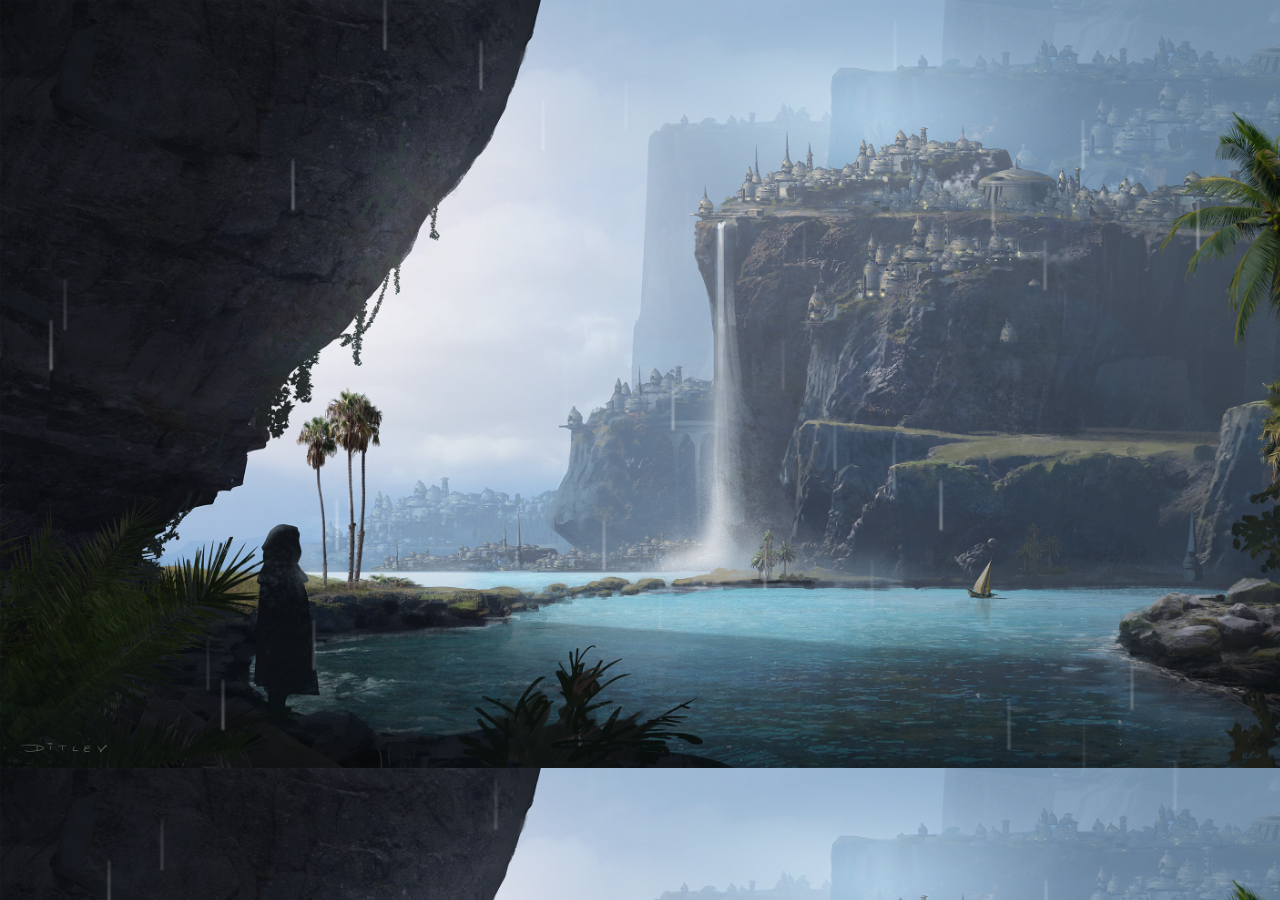
<file: 下雨效果/index.html>
<!DOCTYPE html>
<html lang="en">
<head>
  <meta charset="UTF-8">
  <meta http-equiv="X-UA-Compatible" content="IE=edge">
  <meta name="viewport" content="width=device-width, initial-scale=1.0">
  <title>Document</title>
  <link rel="stylesheet" href="./index.css">
</head>
<body>
  
</body>
<script src="./index.js"></script>
</html>
</file>
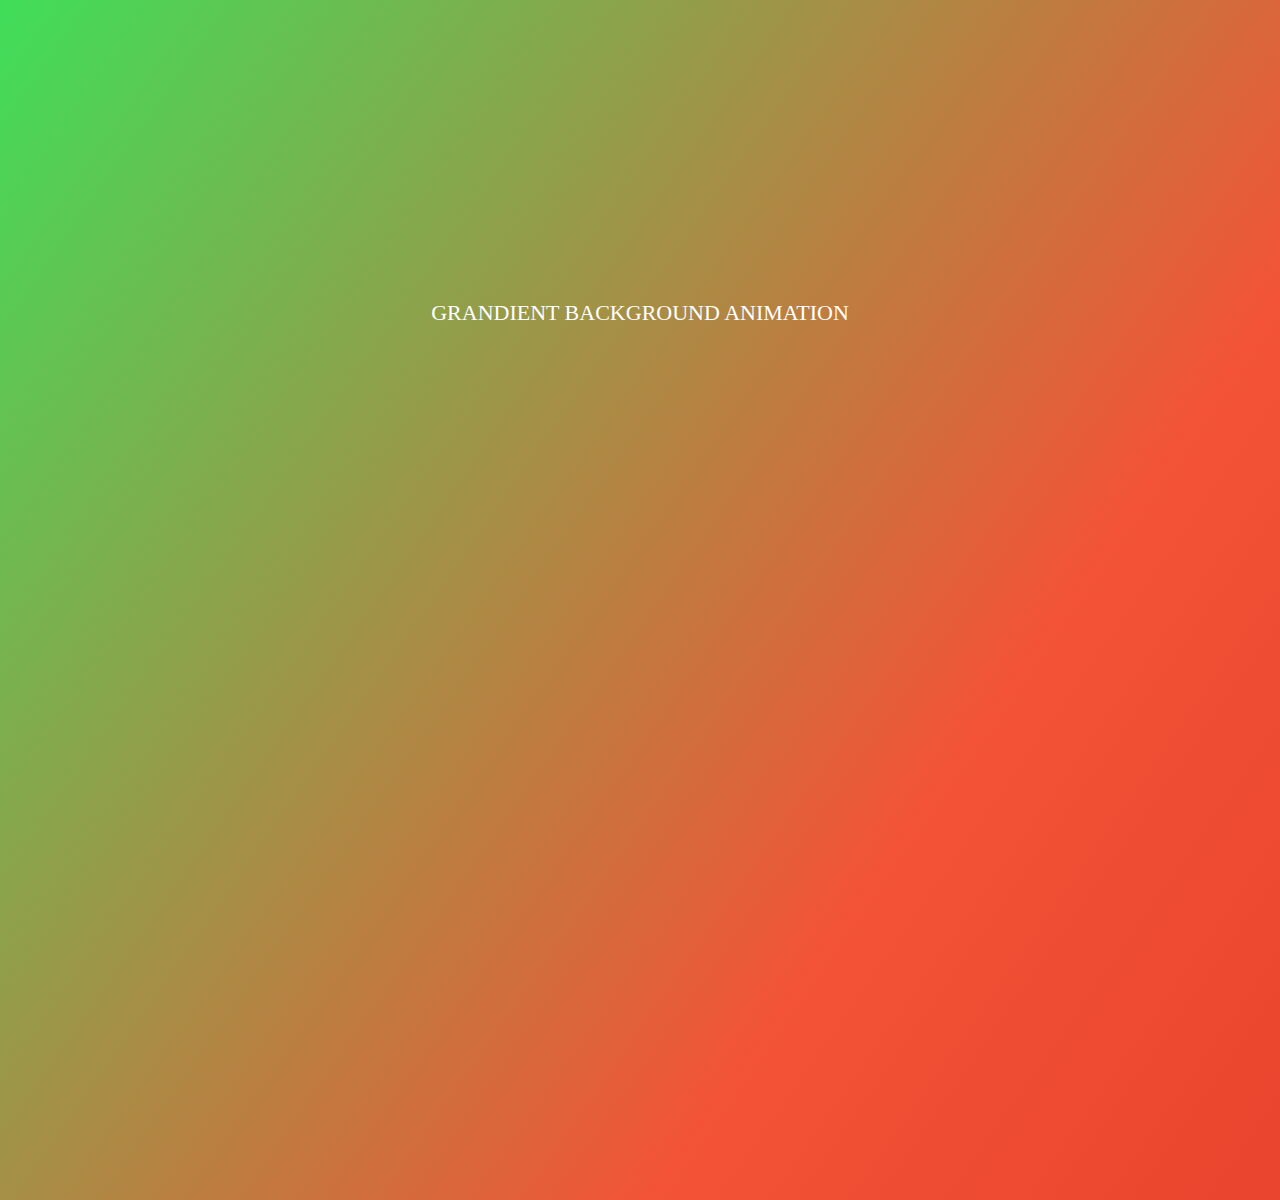
<file: 不停渐变背景/index.html>
<!DOCTYPE html>
<html lang="en">
<head>
  <meta charset="UTF-8">
  <meta http-equiv="X-UA-Compatible" content="IE=edge">
  <meta name="viewport" content="width=device-width, initial-scale=1.0">
  <title>背景渐变</title>
  <link rel="stylesheet" href="./index.css">
</head>
<body>
  <div class="text">
    Grandient Background Animation
  </div>
</body>
</html>
</file>
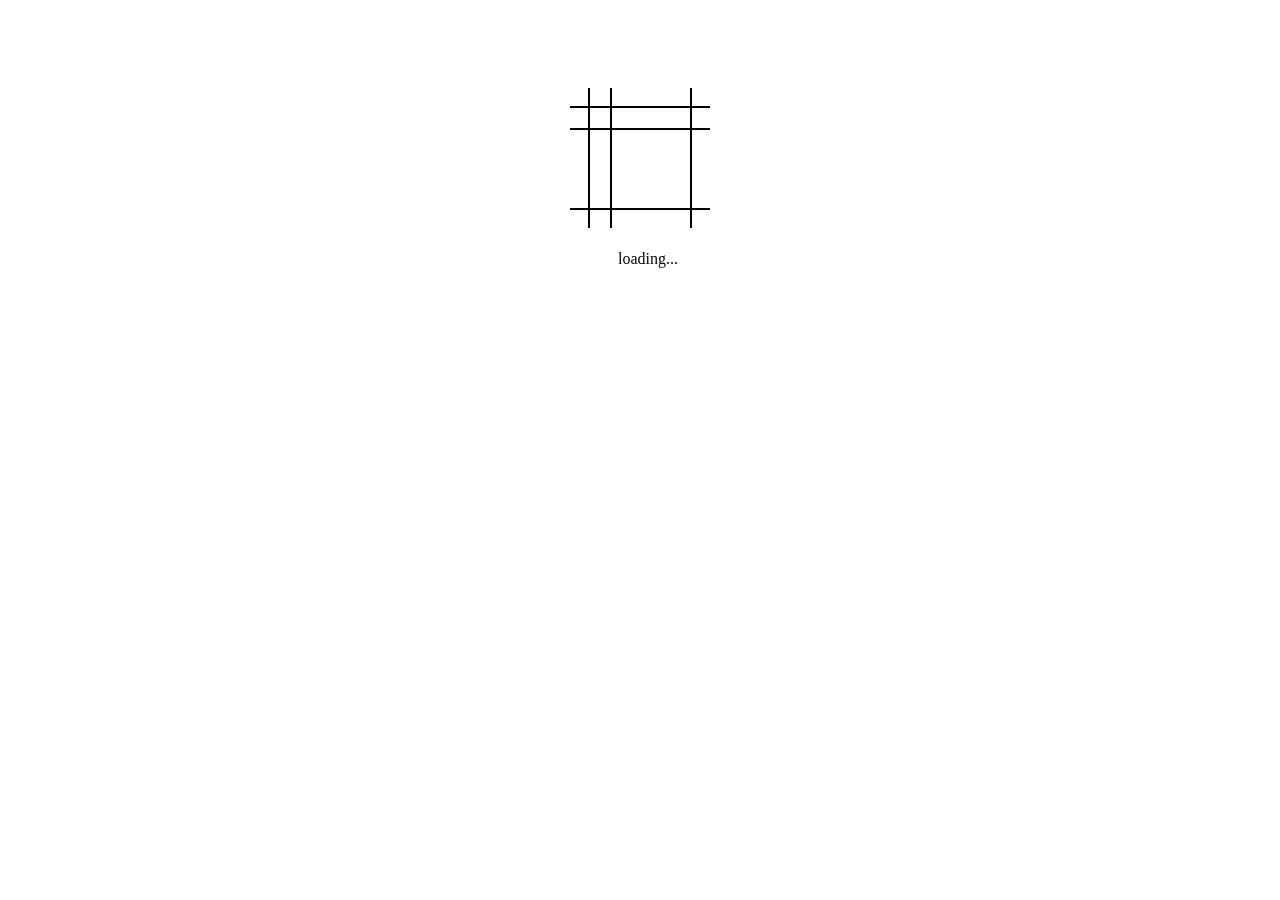
<file: 几何框加载页面/index.html>
<!DOCTYPE html>
<html lang="en">
<head>
  <meta charset="UTF-8">
  <meta http-equiv="X-UA-Compatible" content="IE=edge">
  <meta name="viewport" content="width=device-width, initial-scale=1.0">
  <title>Document</title>
  <link rel="stylesheet" href="./index.css" type="text/css">
</head>
<body>
  <div class="anima_box">
    <div class="anima_point_1"></div>
    <div class="anima_point_2"></div>
    <div class="anima_point_3"></div>
    <div class="anima_point_4"></div>
    <div class="anima_point_5"></div>
    <div class="anima_point_6"></div>
    <div class="anima_point_7"></div>
    <div class="anima_point_8"></div>
  </div>
  <div class="loading_text">loading...</div>
</body>
</html>
</file>
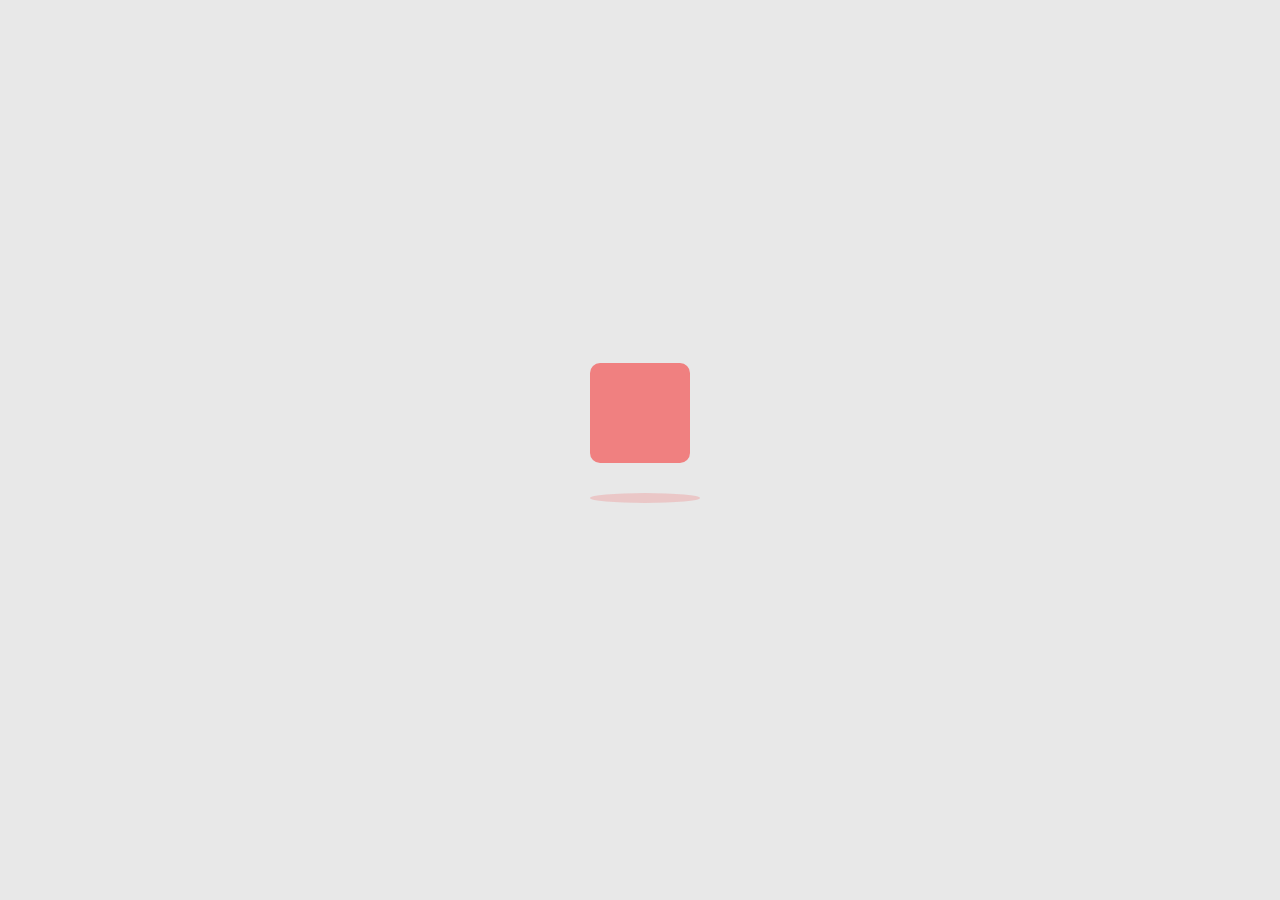
<file: 弹跳方块/index.html>
<!DOCTYPE html>
<html lang="en">
<head>
  <meta charset="UTF-8">
  <meta http-equiv="X-UA-Compatible" content="IE=edge">
  <meta name="viewport" content="width=device-width, initial-scale=1.0">
  <title>Document</title>
  <link rel="stylesheet" href="./index.css">
</head>
<body>
  <div class="loader"></div>
</body>
</html>
</file>
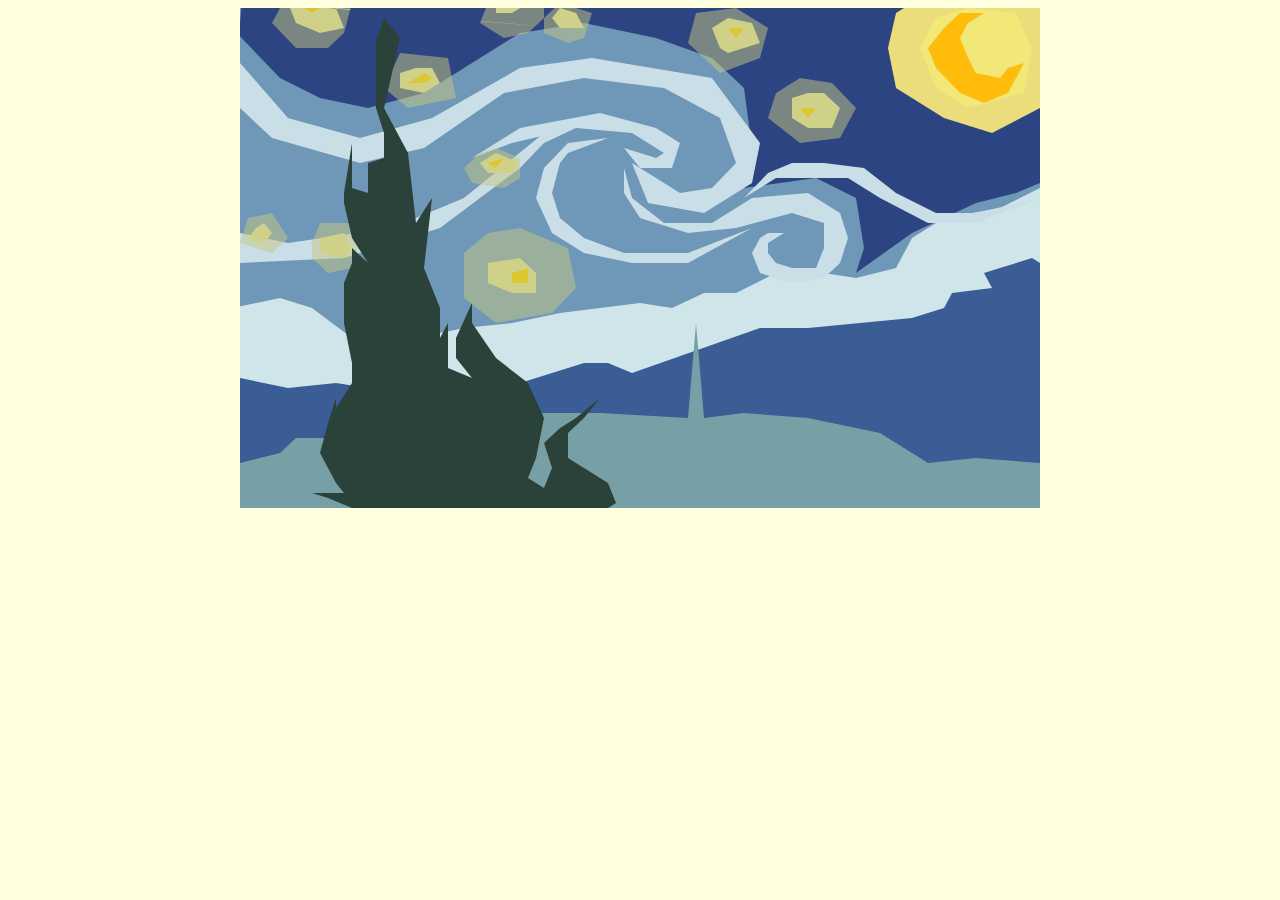
<file: 星月夜/index.html>
<!DOCTYPE html>
<html lang="en">
<head>
  <meta charset="UTF-8">
  <meta http-equiv="X-UA-Compatible" content="IE=edge">
  <meta name="viewport" content="width=device-width, initial-scale=1.0">
  <title>Document</title>
  <link rel="stylesheet" href="./index.css">
</head>
<body>
  <div class="TheStarryNight">
    <div class="sky"></div>
    <div class="moon"></div>
    <div class="background"></div>
    <div class="cloud1"></div>
    <div class="cloud2"></div>
    <div class="cloud3"></div>
    <div class="cloud4"></div>
    <div class="cloud5"></div>
    <div class="cloud6"></div>
    <div class="stars"></div>
    <div class="tree"></div>
</div>
</body>
</html>
</file>
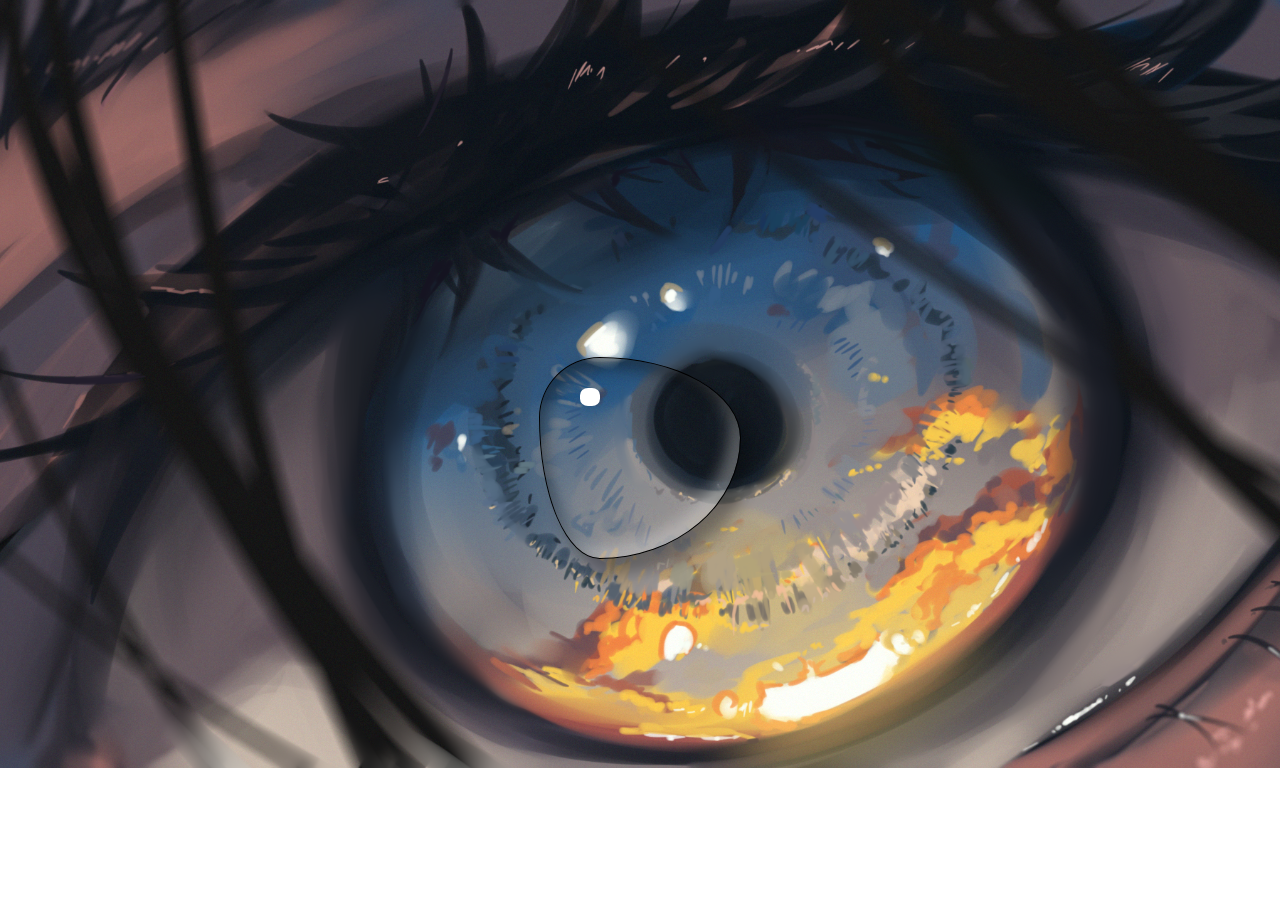
<file: 水珠效果/index.html>
<!DOCTYPE html>
<html lang="en">
<head>
  <meta charset="UTF-8">
  <meta http-equiv="X-UA-Compatible" content="IE=edge">
  <meta name="viewport" content="width=device-width, initial-scale=1.0">
  <title>水珠效果</title>
</head>
<style>
  body{
    background: url(./image/image.png) no-repeat  ;
    display: flex;
    height: 100vh;
  }
  div{
    position: relative;
    margin: auto;
    width: 200px;
    height: 200px;
    border: 1px solid #000;
    border-radius: 30% 70% 70% 30% / 30% 40% 60% 70%;
    box-shadow: inset 5px 10px 15px rgba(0, 0, 0, .4),  /* 内部阴影 */
    10px 15px 15px rgba(0, 0, 0, .3),   /* 外部阴影 */
    15px 15px 15px rgba(0, 0, 0, .03),
    inset -10px -10px 15px rgba(225, 225, 225, .38);
    animation:  move 3s linear infinite forwards;
    transition: 2s;
  }
  div::after{
    content: "";
    position: absolute;
    width: 20px;
    height: 18px;
    border-radius: 40%;
    background-color: #fff;
    top: 30px;
    left: 40px;
  }
  @keyframes move {
    30%{
      border-radius: 30% 70% 36% 64% / 30% 52% 48% 70%  ;
    }
    60%{
      border-radius:30% 70% 61% 39% / 30% 52% 48% 70%   ;
    }
  }
</style>
<body>
  <div></div>
</body>
</html>
</file>
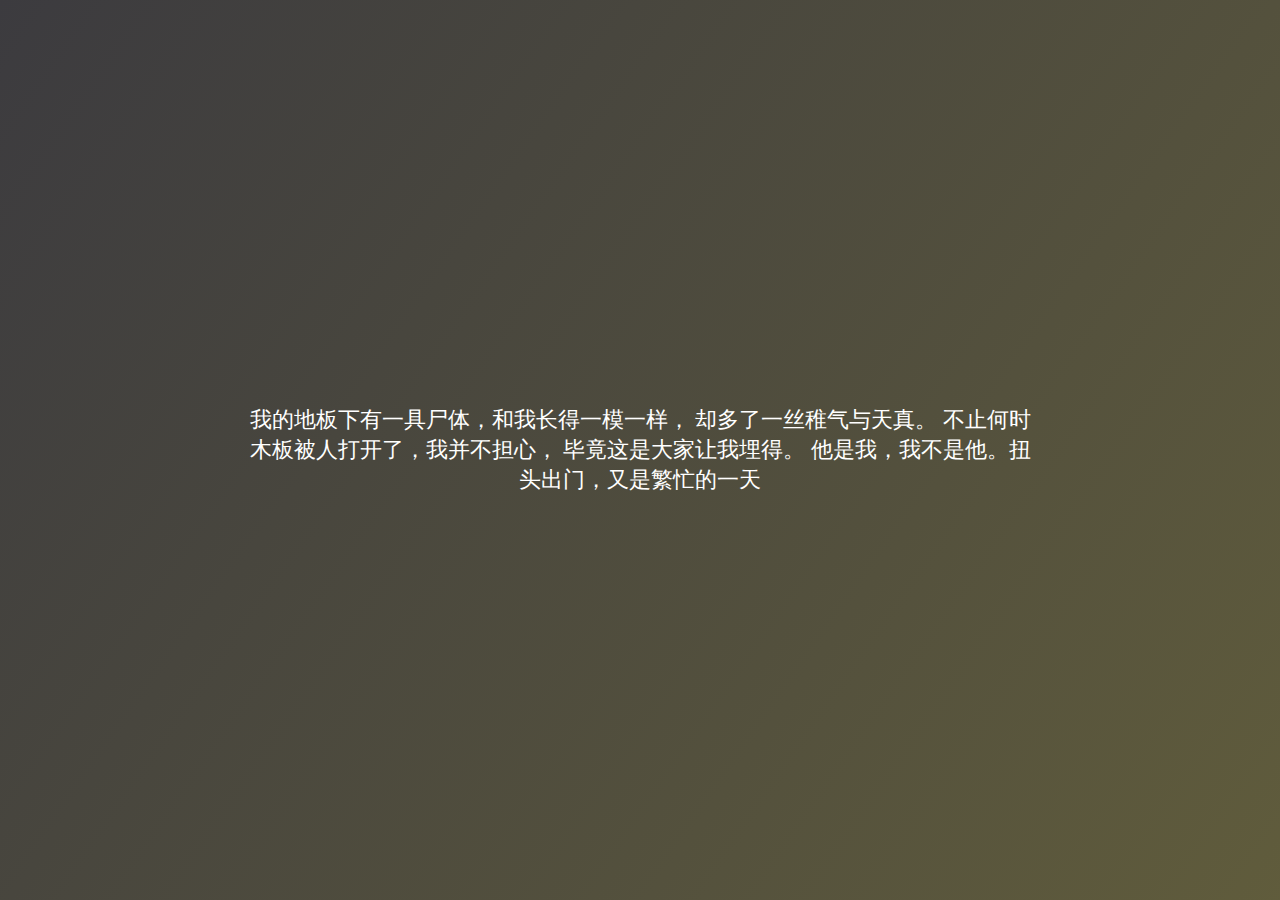
<file: 烟雾文字效果/index.html>
<!DOCTYPE html>
<html lang="en">
<head>
  <meta charset="UTF-8">
  <meta http-equiv="X-UA-Compatible" content="IE=edge">
  <meta name="viewport" content="width=device-width, initial-scale=1.0">
  <title>烟雾文字</title>
  <link rel="stylesheet" href="./index.css">
</head>
<body>
  <section>
    <p class="text">
      我的地板下有一具尸体，和我长得一模一样，
      <br>却多了一丝稚气与天真。
      <br>不止何时木板被人打开了，我并不担心，
      <br>毕竟这是大家让我埋得。
      <br>他是我，我不是他。扭头出门，又是繁忙的一天
    </p>
  </section>
</body>
<script src="./index.js"></script>
</html>
</file>
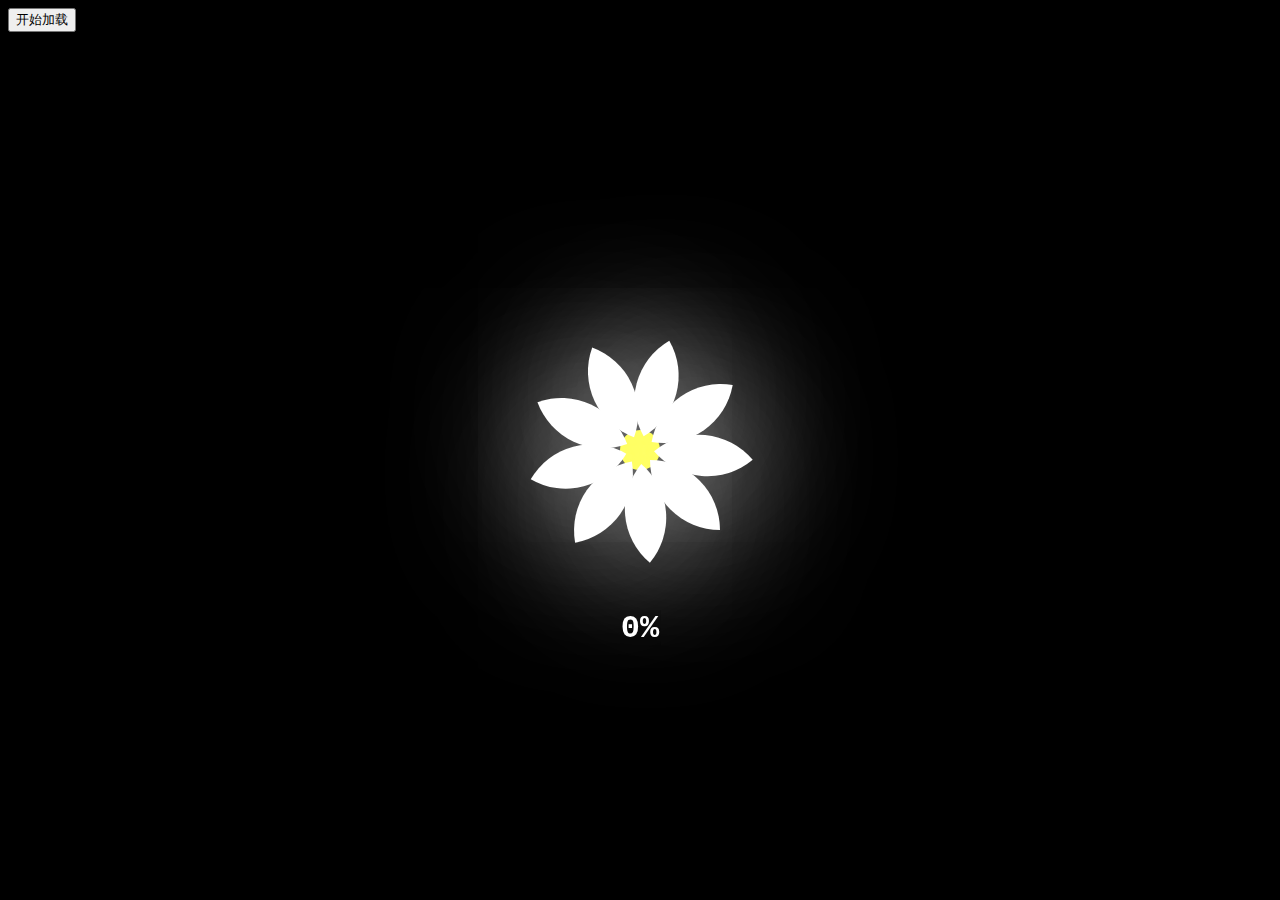
<file: 雏菊绽放动态效果/index.html>
<!DOCTYPE html>
<html lang="en">
<head>
  <meta charset="UTF-8">
  <meta http-equiv="X-UA-Compatible" content="IE=edge">
  <meta name="viewport" content="width=device-width, initial-scale=1.0">
  <title>Document</title>
  <link rel="stylesheet" href="./index.css">
  <script src="https://cdn.bootcdn.net/ajax/libs/jquery/3.6.0/jquery.min.js"></script>
</head>
<body>
  <div class="flowerBox">
    <div class="flower"> 
    </div>
  </div>
  <div id="controlButton">
    <button>开始加载</button>
</div>
</body>
<script src="./index.js"></script>
</html>
</file>
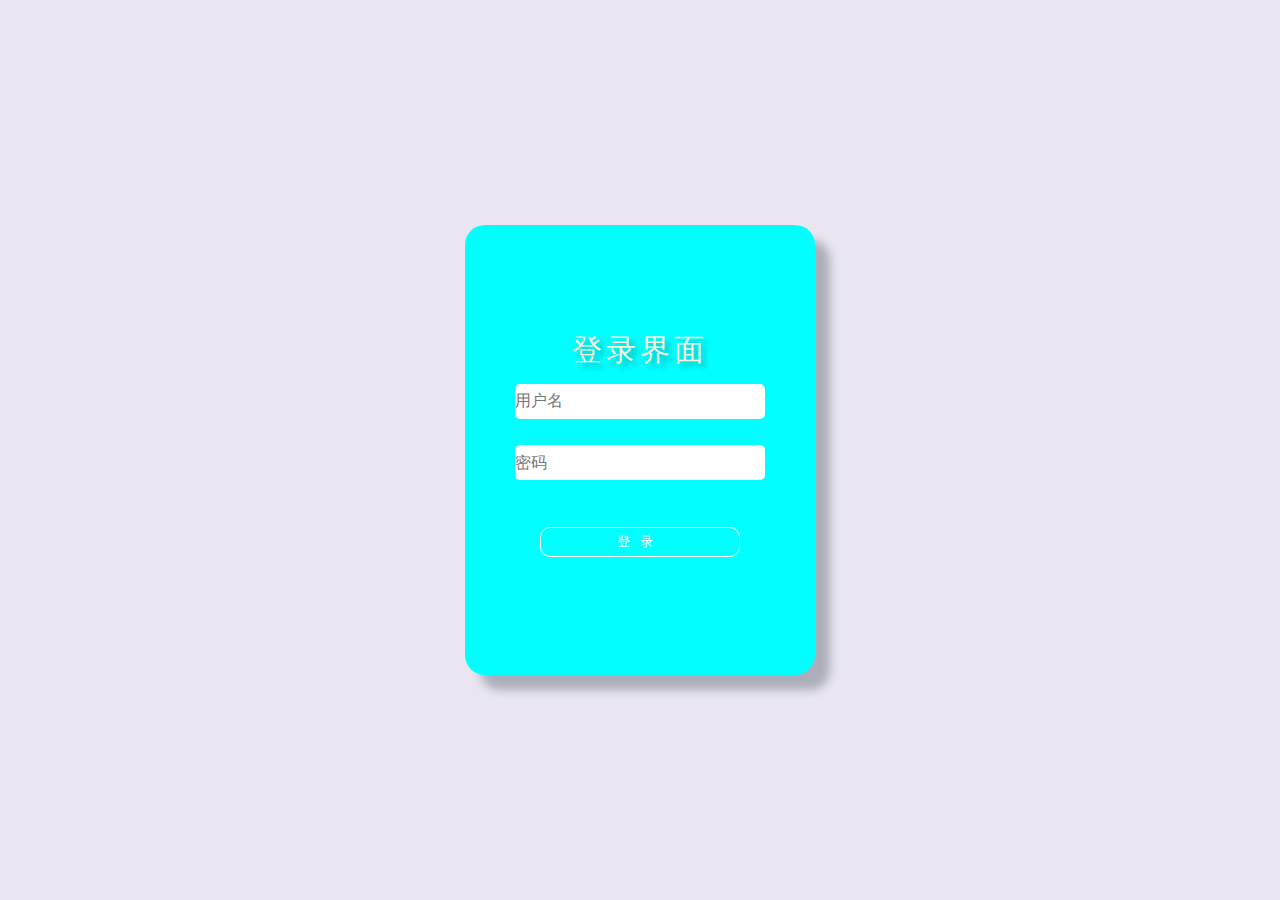
<file: 登录特效面板/login.html>
<!DOCTYPE html>
<html lang="en">
<head>
    <meta charset="UTF-8">
    <meta http-equiv="X-UA-Compatible" content="IE=edge">
    <meta name="viewport" content="width=device-width, initial-scale=1.0">
    <title>登录特效模块</title>
    <link rel="stylesheet" href="./common.css">
    <script src="./jquery.min.js"></script>
</head>
<body>
    <div class="container">
        <h2>登录界面</h2>
        <form action="">
            <input type="text" placeholder="用户名" class="tbox">
            <input type="password" placeholder="密码" class="tbox">
            <input type="submit" value="登录" class="sub">
        </form>
        <span></span>
    </div>
    <script>
       var con = document.querySelector(".container");
       var span =document.querySelector("span");
       let isIn = true;
       let isOut = false;
       con.addEventListener("mouseenter", function(e){
           if(isIn){
               var x = e.pageX - con.offsetLeft;
               var y = e.pageY - con.offsetTop;
               span.style.left = x + 'px';
               span.style.top = y + 'px';
               span.className = "in";
               isIn =false;
               isOut = true;
           }
       })
       con.addEventListener("mouseleave", function(e){
           if(isOut){
               var x = e.pageX - con.offsetLeft;
               var y = e.pageY - con.offsetTop;
               span.style.left = x + 'px';
               span.style.top = y + 'px';
               span.className = "out";
               isOut =false;
               setInterval(() => {
                isIn = true;
               }, 500);
             
           }
       })
    </script>
</body>
</html>
</file>
<file: 下雨效果/index.css>
*{
  margin: 0;
  padding: 0;
}
body{
  width: 100vw;
  height: 100vh;
  background: url(./image/image.png) ;
}
</file>
<file: 不停渐变背景/index.css>
body{
  height: 100vh;
  margin: 0;
  padding: 0;
  font-family: "montserrat";
  background-image:linear-gradient(125deg,#40de5a,#f35336,#dc3023,#003371,#801dae);
  background-size: 400%;  
  animation: bgcanimation 15s infinite;
} 
.text{
  color: white;
  text-align: center;
  text-transform: uppercase;
  margin: 300px 0;
  font-size: 22px;
}

@keyframes bgcanimation{
  0%{
    background-position: 0 50%;
  }
  50%{
    background-position: 100% 50%;
  }
  100%{
    background-position: 0 50%;
  }
}
</file>
<file: 几何框加载页面/index.css>
.anima_box{
  position: relative;
  left: 50%;
  top: 100px;
  width: 100px;
  height: 100px;
  background-color: white;
  transform: translateX(-50px);
}
.anima_point_1,.anima_point_2,.anima_point_3,.anima_point_4{
  position: absolute;
}
.anima_point_1{
  left: 0;
  top: 0;
  background-color: blue;
  animation: anima_point_1 2s infinite;
}
.anima_point_2{
  right: 0;
  bottom: 0;
  background-color: red;
  animation: anima_point_2 2s infinite;
}
.anima_point_3{
  left: 20px;
  top: -20px;
  width: 2px;
  height: 140px;
  background-color: black;
  animation: anima_point_3 2s infinite;
}
.anima_point_4{
  left: -20px;
  top: 20px;
  width: 140px;
  height: 2px;
  background-color: black;
  animation: anima_point_4 2s infinite;
}
.anima_point_5{     /* 上边框 */
  position: absolute;
  left: -20px;
  top: -2px;
  width: 140px;
  height: 2px;
  background-color: black;
}
.anima_point_6{   /* 下边框 */
  position: absolute;
  left: -20px;
  top: 100px;
  width: 140px;
  height: 2px;
  background-color: black;
}
.anima_point_7{   /* 左边框 */
  position: absolute;
  left: -2px;
  top: -20px;
  width: 2px;
  height: 140px;
  background-color: black;
}
.anima_point_8{   /* 右边框 */
  position: absolute;
  left: 100px;
  top: -20px;
  width: 2px;
  height: 140px;
  background-color: black;
}

@keyframes anima_point_1{
  0%{width: 20px;height: 20px;}
  25%{width: 80px;height: 20px;}
  50%{width: 80px;height: 80px;}
  75%{width: 20px;height: 80px;}
  100%{width: 20px;height: 20px;}
}
@keyframes anima_point_2{
  0%{width: 80px;height: 80px;}
  25%{width: 20px;height: 80px;}
  50%{width: 20px;height: 20px;}
  75%{width: 80px;height: 20px;}
  100%{width: 80px;height: 80px;}
}
@keyframes anima_point_3{
  0%{left: 20px;}
  25%{left: 80px;}
  50%{left: 80px;}
  75%{left: 20px;}
  100%{left: 20px;}
}
@keyframes anima_point_4{
  0%{top: 20px;}
  25%{top: 20px;}
  50%{top: 80px;}
  75%{top: 80px;}
  100%{top: 20px;}
}

.loading_text{
  position: fixed;
  top: 250px;
  width: 100%;
  text-align: center;
}
</file>
<file: 弹跳方块/index.css>
body{
  height: 90vh;
  display: flex;
  justify-content: center;
  align-items: center;
  background-color: #e8e8e8;
}
.loader{
  width: 100px;
  height: 100px;
  margin: auto;
  position: relative;
}

/* 阴影 */
.loader::before{
  content: " ";
  width: 110px;
  height: 10px;
  background-color: #f0808050;
  position: absolute;
  top: 130px;
  left: 0;
  border-radius: 50%;
  animation: shadow .8s linear infinite;
}

/* 盒子 */
.loader::after{
  content: ' ';
  width: 100px;
  height: 100px;
  background-color: #f08080;
  position: absolute;
  left: 0;
  top: 0;
  border-radius: 10%;
  animation: jumpBox .8s linear infinite;
}

@keyframes shadow{
  0%,
  100%{
    transform: scale(1,1);
  }
  50%{
    transform: scale(1.2,1);
  }
}


@keyframes jumpBox{
 15%{
  border-bottom-right-radius: 5%;
 }
 25%{
  transform: translateY(9px) rotate(22.5deg);
 }
 50%{
  transform: translateY(18px) rotate(45deg) scale(1,0.9);
  border-bottom-right-radius: 50%;
 }
 100%{
  transform: translateY(0) rotate(90deg);
 }
}
</file>
<file: 星月夜/index.css>
body{
  background-color: lightyellow;
}
.TheStarryNight{
  position: relative;
  width: 800px;
  height: 500px;
  background-color: rgb(111,151,184);
  margin: auto;
}
.sky,.sky::before,.sky::after,.moon,.moon::before,.moon::after,.stars,.stars::before,.stars::after,.background,.cloud1,.cloud2,.cloud3,.cloud4,.cloud5,.cloud6,.tree,.background::before,.background::after{
  position: absolute;
  top: 0;
  width: 100%;
  height: 100%;
}
.sky::before{
  content: "";
  display: block;
  clip-path: polygon(-1% 4%, 5% 14%, 10% 18%, 16% 20%, 23% 17%, 29% 11%, 35% 5%, 43% 3%, 52% 6%, 59% 10%, 63% 16%, 64% 28%, 63% 36%, 72% 34%, 77% 38%, 78% 48%, 77% 53%, 84% 45%, 92% 39%, 97% 37%, 100% 35%, 101% -2%, 1% -14%, -0% 3%, -0% 3%);
  background-color: rgb(45,68,131);
}
.sky::after{
  content: "";
  display: block;
  clip-path: polygon(0% 78%, 6% 81%, 14% 81%, 36% 80%, 42% 76%, 48% 76%, 52% 77%, 59% 71%, 64% 68%, 70% 68%, 80% 66%, 88% 63%, 90% 59%, 93% 56%, 92% 55%, 97% 53%, 100% 52%, 103% 103%, -1% 104%, -2% 80%, -2% 80%);
  background-color: rgb(8, 96, 139);
}
.moon{
  clip-path: polygon(82% 1%, 81% 8%, 82% 16%, 88% 22%, 94% 25%, 100% 20%, 106% 0%, 85% -2%, 85% -2%);
  background-color: rgb(236, 221, 124);
  animation:  moon 2s infinite alternate linear;
}

@keyframes moon {
  0%{}
  100%{
    clip-path: polygon(81% 2%, 81% 10%, 83% 17%, 88% 25%, 93% 25%, 99% 22%,  101% -0%, 83% -3%, 83% -3%);
  }
}

.moon::before{
  display: block;
  content: " ";
  background-color: rgb(242, 232, 119);
  clip-path: polygon(87% 2%, 85% 8%, 87% 16%, 91% 20%, 98% 17%, 99% 8%, 97% 1%, 91% -0%, 91% -0%);
  animation:  moon_before 2s infinite alternate linear;
}

@keyframes moon_before{
  0%{}
  100%{
    clip-path: polygon(85% 3%, 85% 10%, 86% 16%, 91% 20%, 97% 17%, 100% 10%, 99% 3%, 96% -1%, 91% -2%);
  }
}
.moon::after{
  display: block;
  content: " ";
  background-color: rgb(255, 188, 10);
  clip-path: polygon(98% 11%, 96% 12%, 95% 14%, 92% 13%, 91% 10%, 90% 6%, 91% 3%, 93% 1%, 91% 1%, 90% 1%, 88% 4%, 86% 8%, 87% 12%, 90% 17%, 93% 19%, 96% 17%, 96% 17%);
}

.stars{
  clip-path: polygon(13% 5%, 14% -1%, 5% -0%, 4% 3%, 7% 8%, 11% 8%, 18% 16%, 21% 20%, 27% 18%, 26% 10%, 20% 9%, 18% 16%, 11% 8%, 4% 41%, 1% 42%, 0% 47%, 4% 49%, 6% 46%, 9% 47%, 10% 43%, 14% 43%, 15% 47%, 14% 52%, 11% 53%, 9% 50%, 9% 47%, 6% 46%, 4% 41%, 11% 8%, 30% 3%, 31% -1%, 38% -1%, 38% 2%, 40% -1%, 44% 1%, 43% 6%, 41% 7%, 38% 5%, 38% 2%, 36% 5%, 33% 6%, 30% 3%, 11% 8%, 28% 49%, 28% 58%, 32% 63%, 39% 61%, 42% 56%, 41% 48%, 35% 44%, 31% 45%, 35% 30%, 32% 28%, 30% 29%, 28% 32%, 29% 35%, 33% 36%, 35% 34%, 35% 30%, 31% 45%, 65% 10%, 60% 13%, 56% 7%, 57% 1%, 62% 0%, 66% 4%, 65% 10%, 31% 45%, 67% 17%, 66% 22%, 70% 27%, 75% 26%, 77% 20%, 74% 15%, 70% 14%, 67% 17%, 31% 45%, 28% 49%, 11% 8%);
  background-color: rgba(200, 200, 130, 0.5);
  animation: stars 2s infinite alternate linear;
}
@keyframes stars{
  0%{}
  100%{
      clip-path: polygon(14% 4%, 15% -3%, 4% -0%, 4% 5%, 9% 9%, 11% 8%, 19% 11%, 18% 16%, 23% 20%, 27% 15%, 23% 9%, 19% 11%, 11% 8%, 2% 41%, 0% 46%, 2% 49%, 5% 48%, 6% 43%, 10% 44%, 13% 43%, 15% 46%, 16% 51%, 13% 53%, 10% 51%, 8% 48%, 10% 44%, 6% 43%, 2% 41%, 11% 8%, 28% 4%, 30% -1%, 38% -1%, 38% 4%, 40% -1%, 44% 0%, 44% 5%, 42% 8%, 39% 8%, 38% 5%, 37% 7%, 33% 8%, 28% 4%, 11% 8%, 31% 46%, 27% 53%, 30% 61%, 35% 63%, 41% 60%, 42% 52%, 39% 46%, 35% 45%, 34% 30%, 32% 28%, 29% 30%, 28% 33%, 30% 36%, 33% 37%, 36% 34%, 34% 30%, 35% 44%, 63% 12%, 57% 11%, 56% 4%, 59% -1%, 66% 0%, 67% 8%, 63% 12%, 35% 44%, 69% 14%, 66% 19%, 67% 24%, 72% 27%, 76% 23%, 76% 17%, 73% 14%, 69% 14%, 35% 44%, 31% 46%, 11% 8%);
  }
}
.stars::before{
  content: "";
  display: block;
  clip-path: polygon(34% 33%, 31% 33%, 30% 31%, 32% 29%, 35% 31%, 69% 22%, 71% 24%, 74% 24%, 75% 20%, 73% 17%, 71% 17%, 69% 18%, 61% 9%, 65% 7%, 64% 3%, 61% 2%, 59% 4%, 60% 8%, 61% 9%, 69% 18%, 69% 22%, 37% 53%, 35% 50%, 31% 51%, 31% 55%, 34% 57%, 37% 57%, 37% 53%, 14% 48%, 13% 45%, 10% 46%, 4% 45%, 3% 43%, 2% 44%, 1% 46%, 3% 47%, 4% 45%, 10% 46%, 10% 49%, 13% 50%, 14% 48%, 37% 53%, 69% 22%, 35% 31%, 40% 4%, 43% 4%, 42% 1%, 40% 0%, 39% 2%, 40% 4%, 35% -0%, 34% 1%, 32% 1%, 32% -1%, 35% -0%, 40% 4%, 11% 0%, 6% -1%, 7% 3%, 10% 5%, 13% 4%, 12% 0%, 20% 16%, 23% 17%, 25% 15%, 24% 12%, 22% 12%, 20% 13%, 20% 16%, 12% 0%, 40% 4%, 35% 31%);
  background-color: rgb(207, 209, 136);
  animation: stars_before 2s infinite alternate linear;
}
@keyframes stars_before{
  0%{}
  100%{
      clip-path: polygon(34% 35%, 31% 35%, 29% 31%, 32% 29%, 35% 31%, 69% 21%, 70% 25%, 73% 25%, 75% 23%, 75% 19%, 73% 16%, 70% 17%, 59% 8%, 63% 8%, 64% 6%, 63% 2%, 60% 2%, 58% 5%, 59% 8%, 70% 17%, 69% 21%, 37% 51%, 33% 49%, 31% 53%, 32% 57%, 35% 58%, 38% 56%, 37% 51%, 15% 51%, 15% 45%, 11% 44%, 4% 45%, 3% 43%, 2% 44%, 1% 46%, 3% 47%, 4% 45%, 11% 44%, 10% 47%, 11% 52%, 15% 51%, 37% 51%, 69% 21%, 35% 31%, 40% 4%, 43% 4%, 42% 1%, 40% 0%, 39% 2%, 40% 4%, 35% -0%, 34% 1%, 32% 1%, 32% -1%, 35% -0%, 40% 4%, 13% 0%, 7% -1%, 8% 4%, 10% 4%, 12% 3%, 13% 0%, 22% 16%, 24% 17%, 25% 15%, 25% 11%, 22% 10%, 20% 12%, 22% 16%, 13% -0%, 40% 4%, 35% 31%);
  }
}
.stars::after{
  content: "";
  display: block;
  clip-path: polygon(36% 55%, 34% 55%, 34% 53%, 36% 52%, 36% 54%, 71% 22%, 72% 20%, 70% 20%, 71% 22%, 62% 6%, 61% 4%, 61% 4%, 63% 4%, 62% 6%, 71% 22%, 36% 54%, 32% 32%, 31% 31%, 33% 30%, 32% 32%, 23% 15%, 21% 15%, 22% 14%, 23% 13%, 24% 14%, 23% 15%, 32% 32%, 36% 54%, 8% -0%, 9% 1%, 11% -1%, 8% -0%, 36% 54%);
  background-color: rgb(220,199,49);
}
.background{
  clip-path: polygon(-1% 60%, 5% 58%, 9% 60%, 14% 66%, 22% 66%, 28% 64%, 34% 63%, 40% 61%, 50% 59%, 54% 60%, 58% 57%, 62% 57%, 67% 53%, 73% 53%, 77% 54%, 82% 52%, 84% 46%, 88% 42%, 95% 40%, 100% 36%, 100% 100%, 0% 100%);
  background-color: rgb(207,229,234);
  animation: backgroundcloud 5s infinite alternate linear;
}
@keyframes backgroundcloud{
  0%{}
  100%{
      clip-path: polygon(-0% 59%, 5% 61%, 10% 63%, 18% 65%, 25% 63%, 31% 62%, 38% 62%, 43% 59%, 51% 58%, 55% 59%, 59% 61%, 62% 60%, 67% 58%, 72% 55%, 77% 53%, 82% 51%, 88% 48%, 92% 42%, 95% 37%, 100% 36%, 100% 100%, -1% 101%);
  }
}
.background::before{
  content: "";
  display: block;
  clip-path: polygon(0% 74%, 6% 76%, 12% 75%, 20% 77%, 33% 76%, 43% 71%, 46% 71%, 49% 73%, 65% 64%, 65% 64%, 71% 64%, 84% 62%, 88% 60%, 89% 57%, 89% 57%, 94% 56%, 93% 53%, 95% 52%, 99% 50%, 100% 51%, 100% 100%, 0% 100%);
  background-color: rgb(58,93,149);
}
.background::after{
  content: "";
  display: block;
  clip-path: polygon(0% 91%, 5% 89%, 7% 86%, 7% 86%, 14% 86%, 31% 81%, 45% 81%, 56% 82%, 57% 63%, 58% 82%, 63% 81%, 71% 82%, 80% 85%, 86% 91%, 92% 90%, 100% 91%, 100% 100%, 0% 100%);
  background-color: rgb(119,160,166);
}
.cloud1{
  clip-path: polygon(0% 11%, 6% 22%, 15% 26%, 24% 22%, 24% 22%, 35% 12%, 44% 10%, 44% 10%, 59% 14%, 65% 27%, 64% 35%, 58% 41%, 51% 39%, 49% 31%, 55% 37%, 59% 36%, 62% 31%, 60% 22%, 53% 16%, 43% 14%, 43% 14%, 33% 17%, 23% 28%, 15% 31%, 4% 26%, 0% 20%);
  background-color: rgb(202,222,231);
  animation: cloud1 4s infinite alternate ease-in;
}
@keyframes cloud1{
  0%{}
  100%{
      clip-path: polygon(0% 11%, 7% 25%, 19% 28%, 26% 23%, 32% 18%, 40% 13%, 50% 11%, 60% 16%, 65% 26%, 63% 36%, 58% 42%, 53% 42%, 49% 38%, 49% 31%, 51% 35%, 56% 36%, 59% 34%, 60% 27%, 54% 20%, 48% 16%, 38% 18%, 30% 23%, 21% 31%, 13% 32%, 5% 30%, 0% 24%);
  }
}
.cloud2{
  clip-path: polygon(68% 45%, 66% 45%, 65% 46%, 64% 49%, 65% 53%, 69% 55%, 73% 54%, 75% 51%, 76% 46%, 75% 41%, 71% 37%, 64% 38%, 59% 43%, 53% 43%, 49% 38%, 48% 32%, 48% 37%, 50% 42%, 56% 45%, 62% 44%, 69% 41%, 73% 43%, 73% 48%, 72% 52%, 69% 52%, 67% 51%, 66% 49%, 66% 47%);
  background-color: rgb(202,222,231);
  animation: cloud2 3s infinite alternate ease-out;
}
@keyframes cloud2{
  0%{}
  100%{
      clip-path: polygon(68% 47%, 65% 48%, 64% 51%, 65% 54%, 69% 56%, 73% 56%, 76% 54%, 78% 48%, 77% 42%, 73% 37%, 67% 36%, 63% 39%, 59% 40%, 56% 41%, 53% 39%, 50% 35%, 51% 39%, 55% 43%, 61% 43%, 65% 42%, 69% 40%, 74% 43%, 75% 48%, 74% 52%, 71% 53%, 69% 54%, 67% 53%, 66% 49%);
  }
}
.cloud3{
  clip-path: polygon(48% 28%, 50% 32%, 54% 32%, 55% 27%, 52% 24%, 45% 21%, 35% 24%, 29% 30%, 34% 27%, 42% 24%, 49% 25%, 53% 29%, 52% 30%);
  background-color: rgb(202,222,231);
  animation: cloud3 2s infinite alternate ease-out;
}
@keyframes cloud3{
  0%{}
  100%{
      clip-path: polygon(50% 28%, 54% 29%, 55% 26%, 52% 22%, 46% 20%, 39% 23%, 33% 27%, 26% 33%, 31% 30%, 38% 26%, 45% 23%, 50% 24%, 52% 27%);
  }
}
.cloud4{
  clip-path: polygon(42% 24%, 38% 25%, 28% 38%, 19% 44%, 6% 47%, 0% 45%, 0% 51%, 13% 50%, 25% 44%, 30% 38%, 35% 32%, 38% 27%);
  background-color: rgb(202,222,231);
  animation: cloud4 2.5s infinite alternate ease-out;
}
@keyframes cloud4{
  0%{}
  100%{
      clip-path: polygon(44% 24%, 40% 23%, 37% 26%, 25% 46%, 14% 52%, 0% 55%, 0% 58%, 16% 54%, 27% 46%, 32% 37%, 35% 32%, 39% 26%);
  }
}
.cloud5{
  clip-path: polygon(63% 38%, 67% 34%, 76% 34%, 80% 38%, 86% 43%, 92% 43%, 100% 38%, 92% 41%, 87% 41%, 82% 37%, 78% 32%, 73% 31%, 69% 31%, 66% 33%);
  background-color: rgb(202,222,231);
  animation: cloud5 3.5s infinite alternate ease-out;
}
@keyframes cloud5{
  0%{}
  100%{
      clip-path: polygon(54% 43%, 70% 36%, 78% 37%, 81% 37%, 86% 39%, 92% 38%, 100% 38%, 93% 36%, 88% 37%, 84% 36%, 78% 34%, 71% 33%, 66% 35%, 62% 37%);
  }
}
.cloud6{
  clip-path: polygon(46% 26%, 41% 27%, 38% 32%, 37% 38%, 39% 45%, 43% 49%, 49% 51%, 56% 51%, 64% 44%, 56% 49%, 53% 49%, 48% 49%, 43% 46%, 40% 42%, 39% 37%, 40% 31%, 41% 29%);
  background-color: rgb(202,222,231);
  animation: cloud6 4.5s infinite alternate ease-out;
}
@keyframes cloud6{
  0%{}
  100%{
      clip-path: polygon(42% 29%, 40% 33%, 39% 37%, 39% 43%, 45% 49%, 53% 50%, 58% 49%, 62% 45%, 68% 45%, 63% 43%, 58% 47%, 54% 48%, 47% 47%, 43% 44%, 41% 40%, 41% 36%, 41% 34%);
  }
}
.tree{
  clip-path: polygon(14% 100%, 11% 98%, 9% 97%, 12% 97%, 13% 97%, 12% 95%, 10% 89%, 11% 83%, 12% 78%, 12% 80%, 14% 75%, 14% 71%, 13% 63%, 13% 55%, 14% 51%, 14% 48%, 16% 51%, 14% 46%, 13% 39%, 13% 37%, 14% 27%, 14% 36%, 16% 37%, 16% 31%, 18% 30%, 18% 25%, 17% 20%, 17% 10%, 17% 7%, 18% 2%, 20% 6%, 18% 20%, 21% 29%, 22% 43%, 24% 38%, 23% 52%, 25% 60%, 25% 66%, 26% 63%, 26% 72%, 29% 74%, 27% 70%, 27% 66%, 29% 59%, 29% 63%, 32% 70%, 36% 75%, 38% 82%, 37% 90%, 36% 94%, 38% 96%, 39% 92%, 38% 87%, 40% 84%, 42% 82%, 45% 78%, 43% 82%, 41% 85%, 41% 90%, 46% 95%, 47% 99%, 46% 100%);
  background-color: rgb(42,66,58);
  animation: tree 2s infinite alternate linear;
}
@keyframes tree{
  0%{}
  100%{
      clip-path: polygon(14% 100%, 10% 99%, 8% 98%, 11% 98%, 13% 97%, 12% 95%, 11% 88%, 11% 82%, 9% 76%, 12% 80%, 15% 76%, 14% 71%, 13% 63%, 13% 55%, 14% 51%, 14% 48%, 16% 51%, 14% 46%, 12% 40%, 12% 36%, 12% 28%, 13% 37%, 15% 38%, 15% 31%, 17% 35%, 19% 30%, 16% 20%, 15% 12%, 15% 7%, 17% 4%, 17% 9%, 17% 20%, 21% 29%, 21% 44%, 23% 38%, 23% 49%, 23% 61%, 24% 67%, 25% 62%, 26% 72%, 29% 74%, 28% 67%, 29% 63%, 31% 58%, 31% 64%, 32% 69%, 36% 75%, 38% 82%, 37% 90%, 36% 94%, 38% 96%, 40% 92%, 40% 88%, 40% 85%, 41% 81%, 42% 76%, 42% 81%, 41% 85%, 42% 90%, 44% 95%, 47% 99%, 46% 100%);
  }
}
</file>
<file: 烟雾文字效果/index.css>
body{
  margin: 0;
  padding: 0;
}
section{
  position: relative;
  display: flex;
  justify-content: center;
  align-items: center;
  width: 100%;
  height: 100vh;
  /* background-color: #111; */
  background-image: linear-gradient(125deg,#3c3b3f,#605c3c,#3e5151,#decba4);
  background-size: 400%;
  animation: bgcmove 15s infinite linear;
  overflow: hidden;
}

section .text{
  text-align: center;
  position: relative;
  color: #fff;
  font-size: 22px;
  max-width: 800px;
  user-select:none ;  /* 用户不能选中 */
}


section .text span{
  position: relative;
  display: inline-block;
  cursor: pointer;
}

section .text span.active{
  animation: smoke 2s linear forwards;
}

@keyframes smoke{
  0%{
    opacity: 1;
    filter: blur(0);
    transform: translate(0,0) rotate(0deg) scale(0);
  }
  100%{
    opacity: 0;
    filter: blur(10px);
    transform: translate(300px,-300px) rotate(720deg) scale(4);
  }
}

@keyframes bgcmove{
  0%{
    background-position: 0 50%;
  }
  50%{
    background-position: 100% 50%;
  }
  100%{
    background-position: 0% 50%;
  }
}
</file>
<file: 雏菊绽放动态效果/index.css>
body{
  background-color: black;
}

.none{
  display: none;
}

.flowerBox{
  position: fixed;
  left: 50%;
  top: 50%;
  transform: translate(-50%,-50%);
}


.flower{
  position: relative;
  width: 200px;
  height: 200px;
}

/* 花蕊 */
.blossom{
  position: absolute;
  left: 80px;
  top: 80px;
  width: 40px;
  height: 40px;
  border-radius: 50%;
  background-color: yellow;
}

/* 花瓣 */
.petal{
  position: absolute;
  width: 70px;
  height: 70px;
  border-radius: 0 100% 0 100%;
  background-color: white;
  left: 100px;
  top: 100px;
  /* border: 1px solid lightgray; */
  transform-origin: -10px -10px;
  transform: rotate(0deg);
  animation: grow 1s forwards;
  box-shadow: 0 0 150px white;
}

@keyframes grow{
  0%{width: 0;height: 0;}
  100%{width: 70px;height: 70px;}
}

.textLoading{
  position: absolute;
  top: 130%;
  width: 100%;
  text-align: center;
  font-size: xx-large;
  font-weight: bold;
  font-family:'Courier New', Courier, monospace;
  color: white;
}
</file>
<file: 登录特效面板/common.css>
* {
    margin: 0;
    padding: 0;
}

body {
    /* 设置body高度为100%窗口高度 */
    /* vh和100%的区别
        当元素没有内容的时候，设置100%元素不会被撑开，此时的高度就是0
        当设置vh的时候，元素会被撑开，与屏幕一致 */
    height: 100vh;
    /* 弹性盒子 */
    display: flex;
    /* 将盒子模型定位 */
    justify-content: center;
    /* 元素位于容器的中心，居中显示 */
    align-items: center;
    background-color: #e9e6f0;
}
.container{
    display: flex;
    position: relative;
    justify-content: center;
    align-items: center;
    /* 改变盒子模型的主轴方向 */
    flex-direction: column;
    width: 350px;
    height: 450px;
    background-color: aqua;
    /* 设置圆角 */
    border-radius: 20px;
    /* 盒子阴影 */
    box-shadow: 15px 15px 10px rgba(33, 45, 58, .3);
    /* 溢出隐藏 如果元素超出给定的宽度与高度，超出部分隐藏 */
    overflow: hidden;
}
.container form{
    display: flex;
    flex-direction: column;
    width: 350px;
    height: 200px;
    /* 均匀排列元素周围的空间 */
    justify-content: space-around;
    /* 让容器的子元素居中显示 */
    align-items: center;
    z-index: 1;
}
.tbox{
    width: 250px;
    height: 35px;
    outline: none;
    border-radius: 5px;
    border: none;
    font-size: 16px;
}
.sub{
    width: 200px;
    height: 30px;
    color: #fff;
    outline: none;
    border: 1px solid #fff;
    border-radius: 10px;
    /* 调节字母间距 */
    letter-spacing: 10px;
    cursor: pointer;
    background: none;
    margin-top: 20px;
}
h2{
    color: beige;
    font-size: 30px;
    letter-spacing: 4px;
    font-weight: normal;
    /* 文字阴影变化 */
    text-shadow: 5px 5px 5px  rgba(33, 45, 58, .3);
    z-index: 1;
}
/* 设置鼠标进入时的样式 */

/* 鼠标进入时为一个点，首先初始化该点的位置 */
.container .in{
    position: absolute;
    left: 0;
    top: 0;
    width: 0;
    height: 0;
    display: block;
    /* 设置进入时为弧度 */
    border-radius: 50%;
    background-color: #ce1f45;
    /* 让后续hover时表现为弧线运动 */
    transform: translate(-50%, -50%);
    /* 添加动画 */
    animation: in .3s ease-out/* 以低速结束 */1 forwards;
}
/* 鼠标离开时的样式 */
.container .out{
    position: absolute;
    left: 0;
    top: 0;
    width: 1200px;
    height: 1200px;
    display: block;
    border-radius: 50%;
    background-color: #ce1f45;
    transform: translate(-50%, -50%);
    animation: out .3s ease-out 1 forwards;
}
@keyframes in {
    0%{
        width: 0;
        height: 0;
    }
    100%{
        width: 1200px;
        height: 1200px;
    }
}
@keyframes out {
    0%{
        width: 1200px;
        height: 1200px;
    }
    100%{
        width: 0;
        height: 0;
    }
}
</file>
